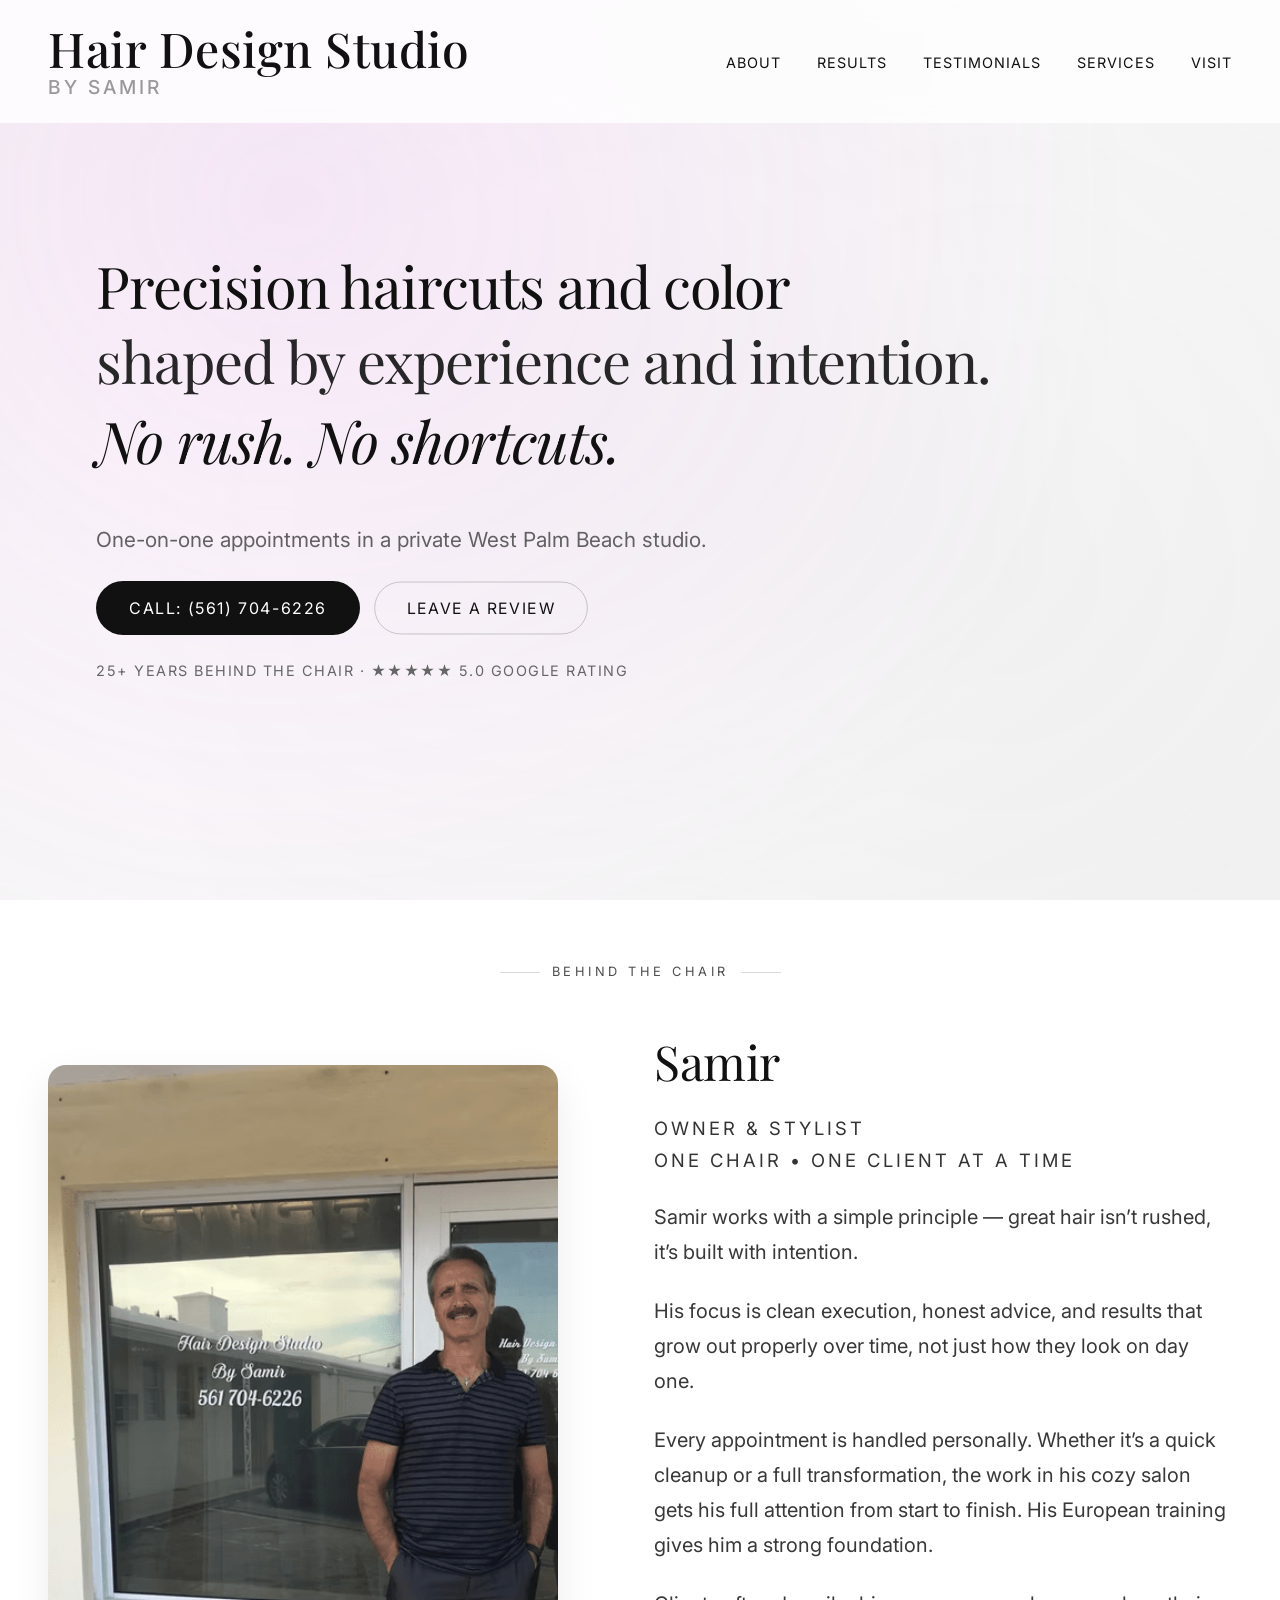
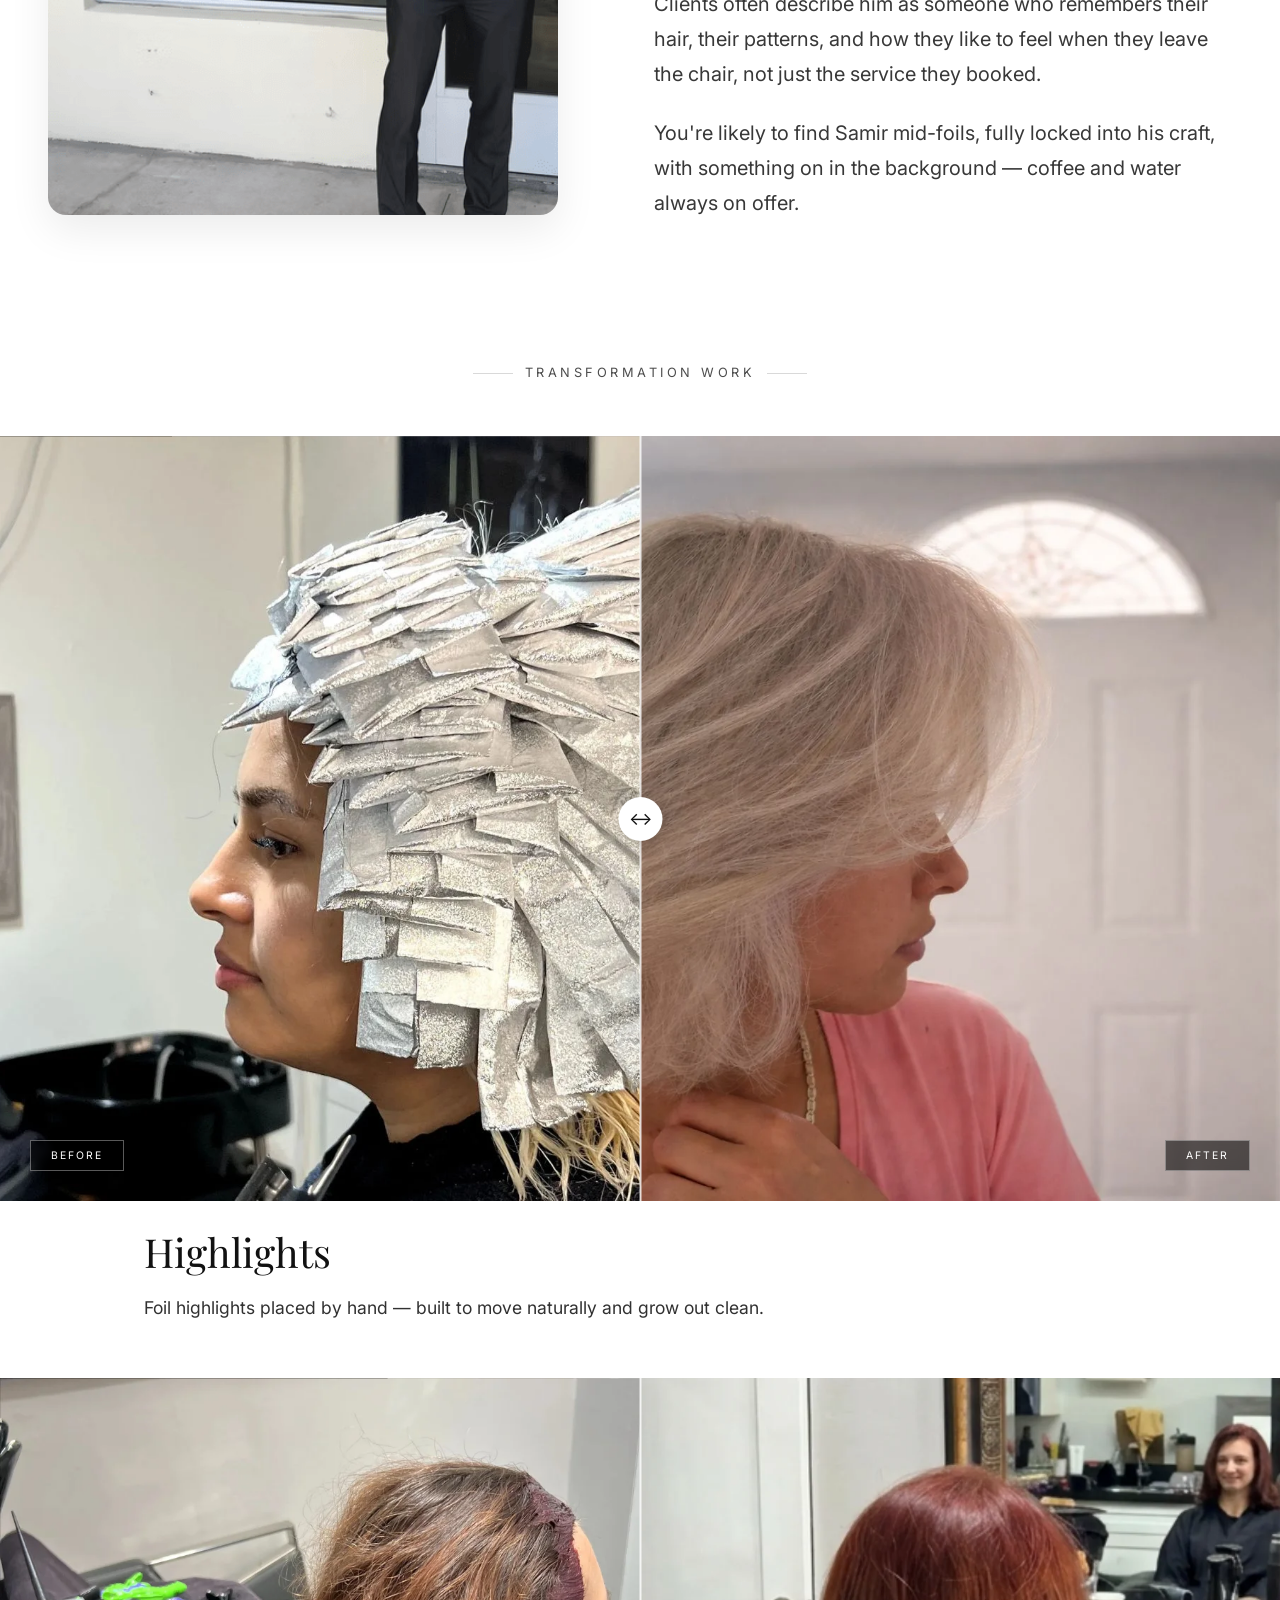
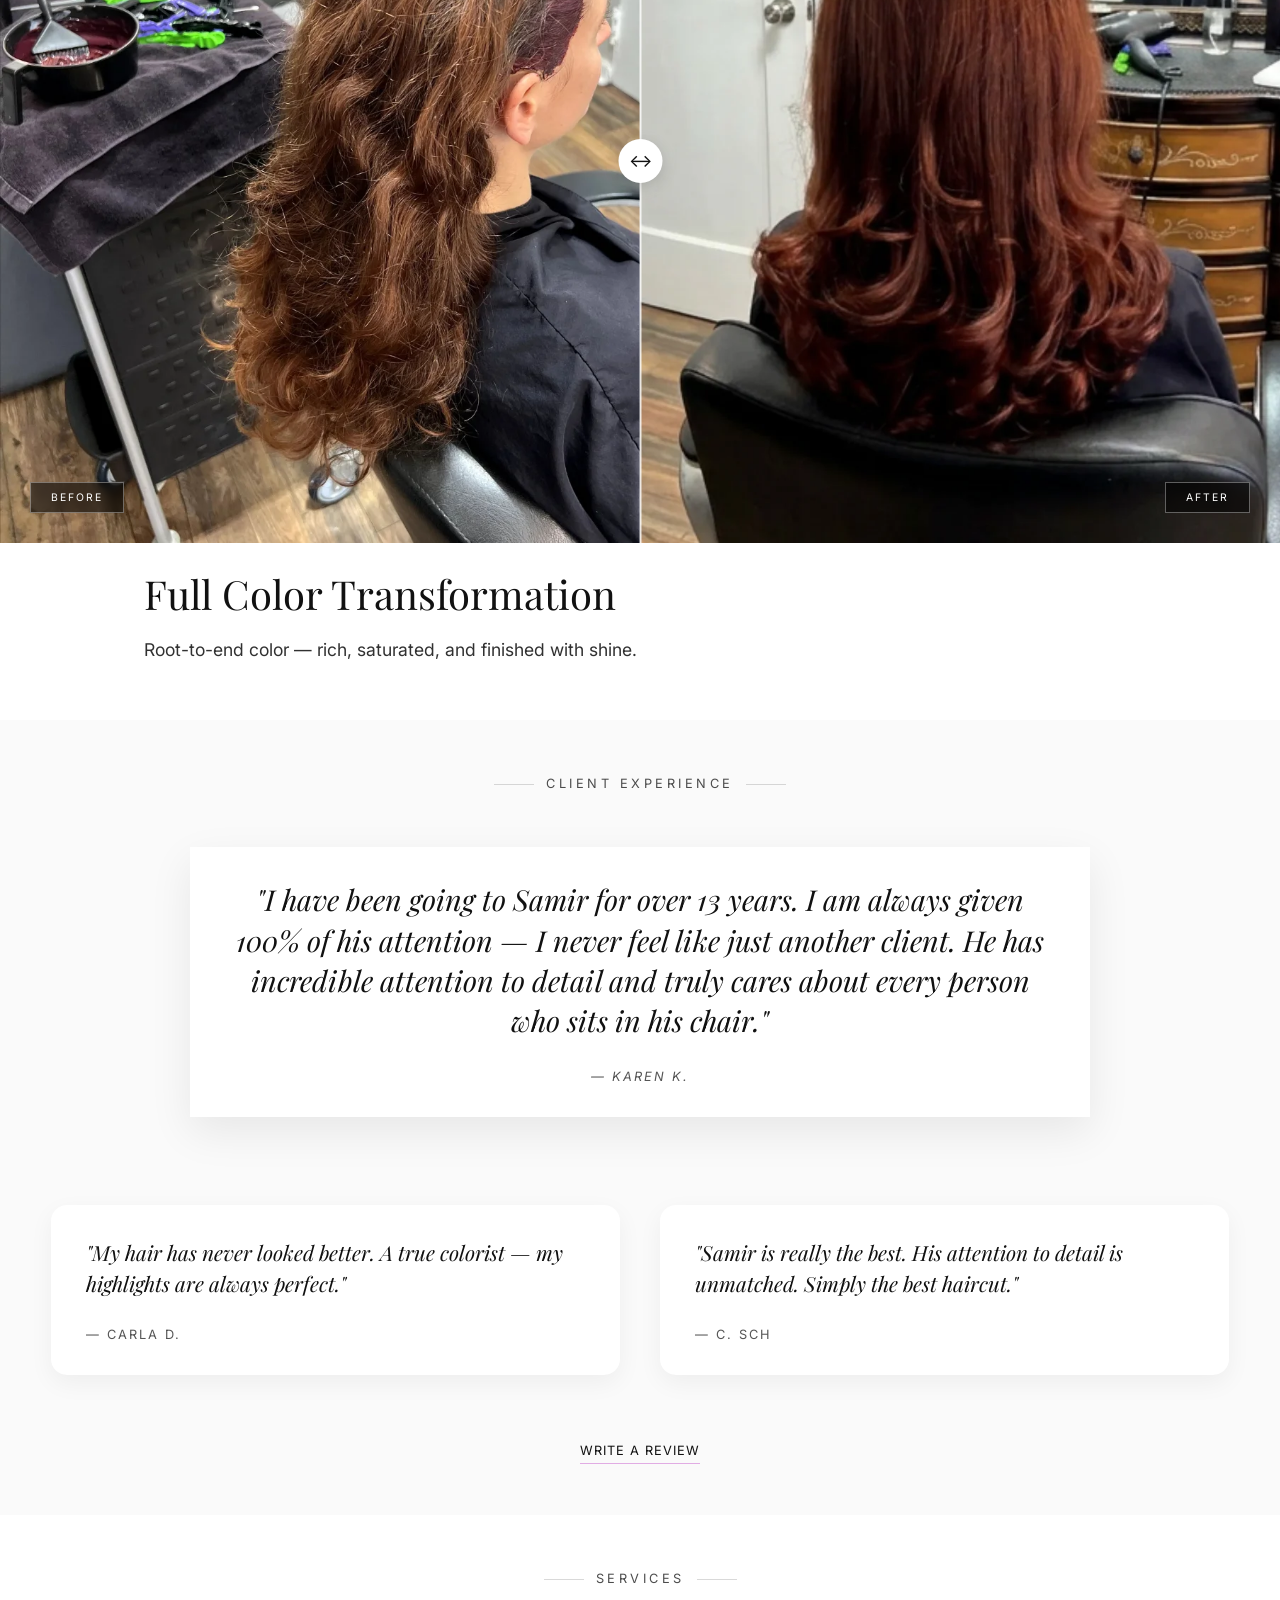
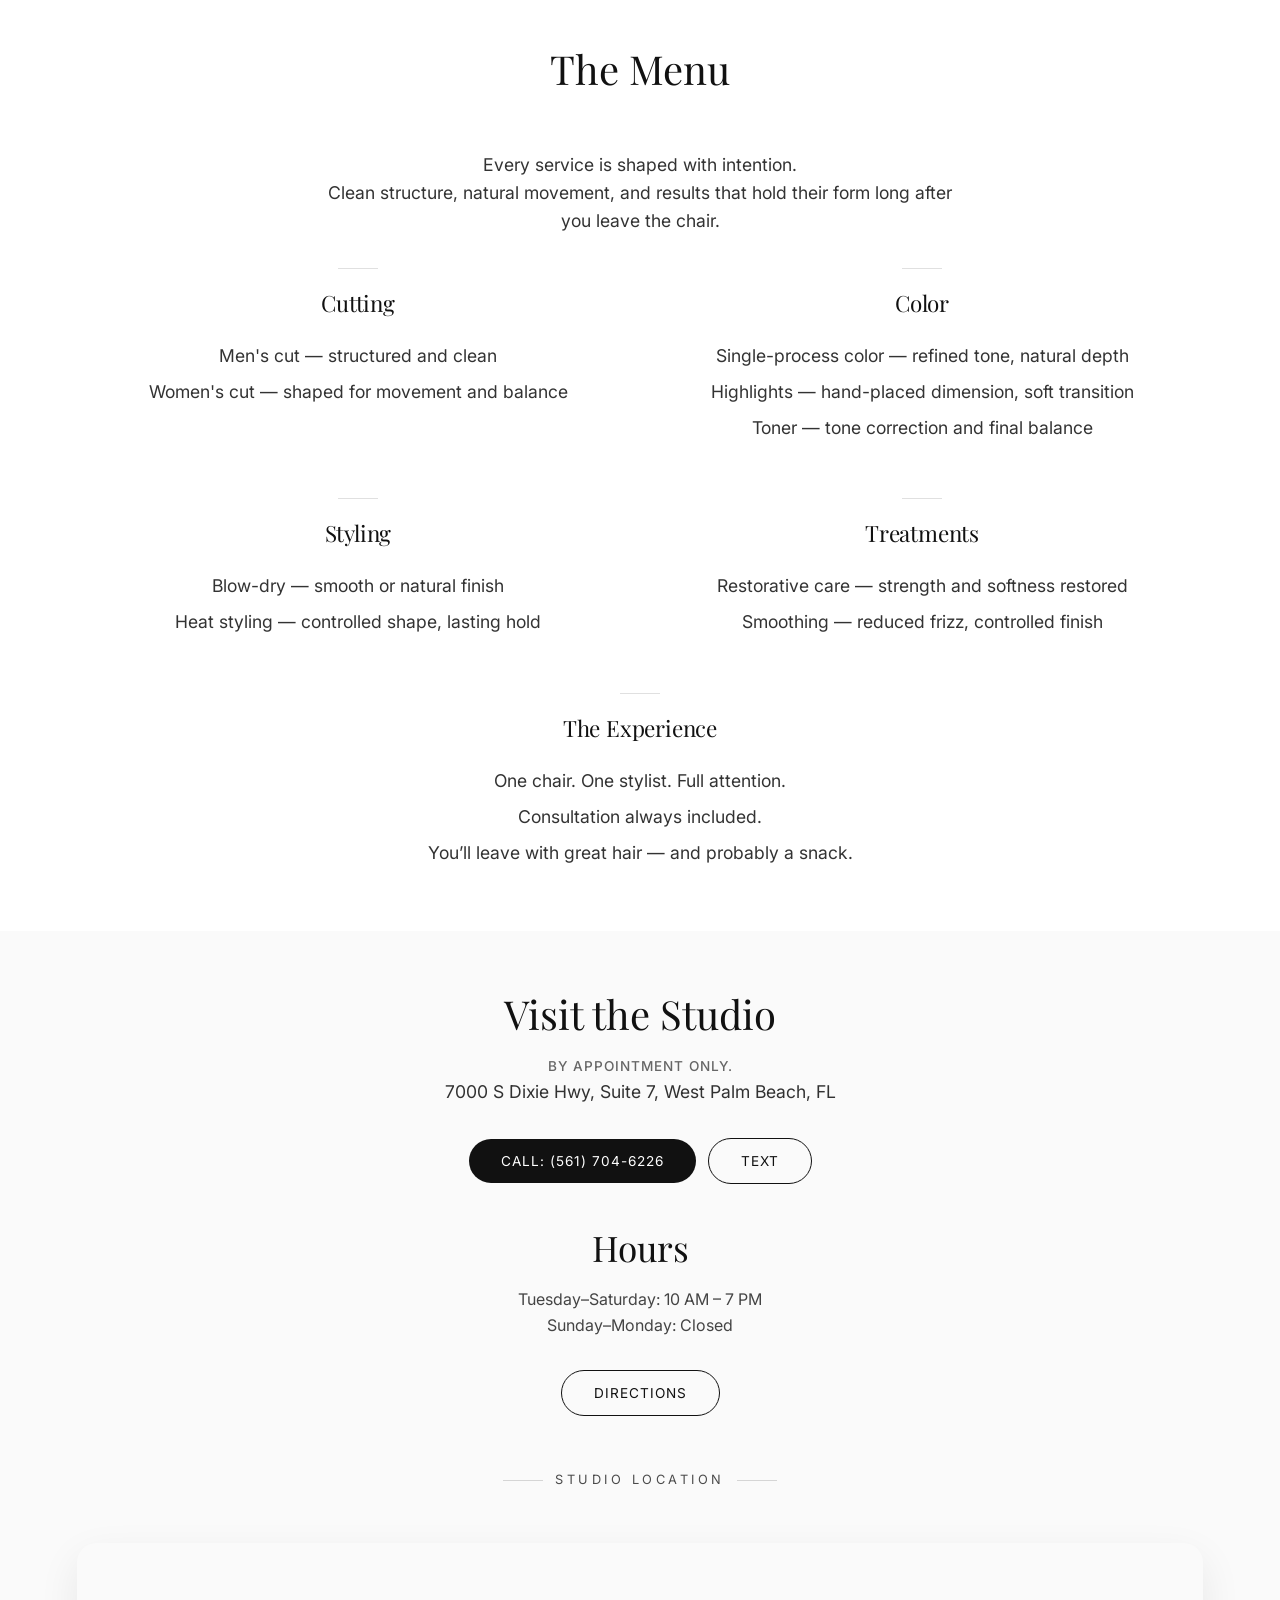
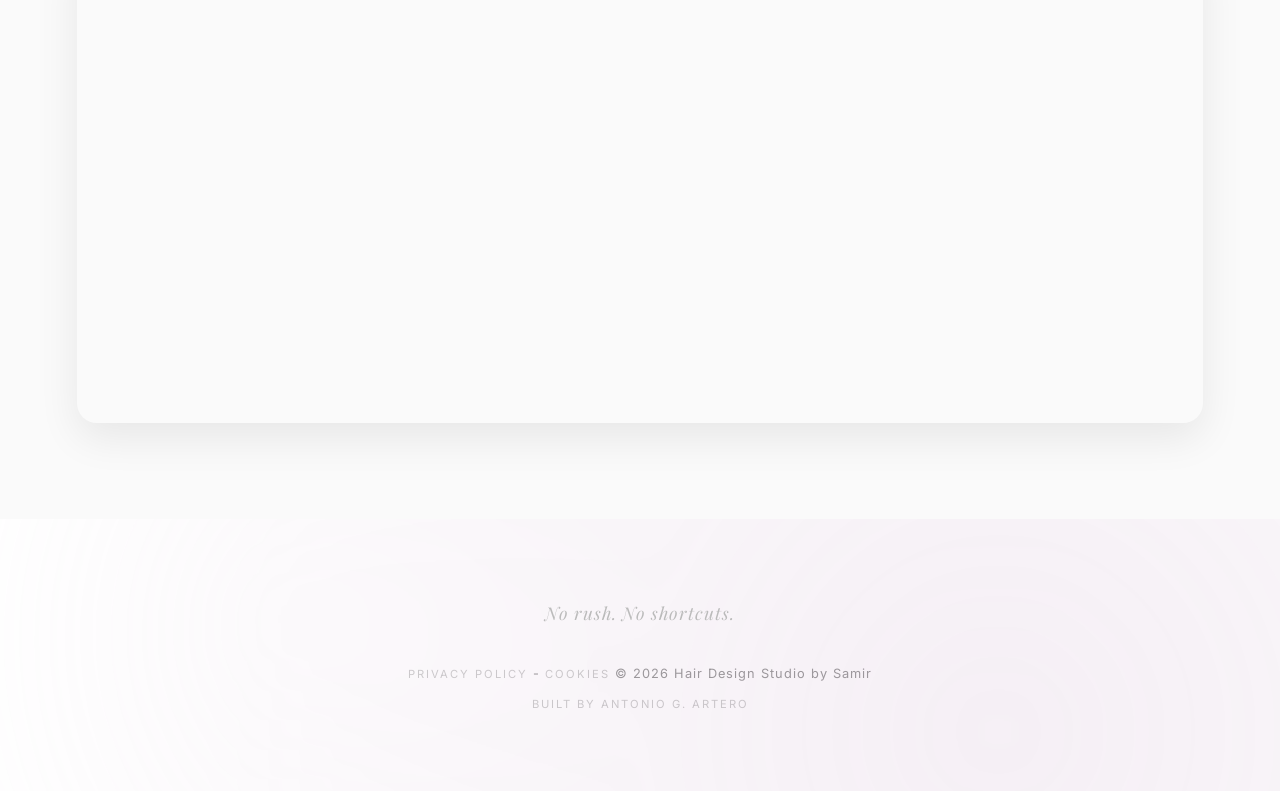
<file: index.html>
<!DOCTYPE html>
<html lang="en">
<head>
    <meta charset="UTF-8">
    <meta name="viewport" content="width=device-width, initial-scale=1.0">
    <meta name="description" content="Private hair salon in West Palm Beach. Precision cuts, color, and highlights by Samir — by appointment only. Call (561) 704-6226.">
    <meta property="og:title" content="Hair Design Studio by Samir">
    <meta property="og:description" content="Precision haircuts and color in West Palm Beach">
    <meta property="og:image" content="https://hairdesignstudiobysamir.com/assets/images/samir-storefront.webp"> 
    <meta property="og:url" content="https://hairdesignstudiobysamir.com">
    <meta property="og:type" content="website">
    <title>Hair Design Studio by Samir</title>
    <link rel="stylesheet" href="styles.css">
    <link rel="icon" href="/assets/favicon.ico" type="image/x-icon">
    <link href="https://fonts.googleapis.com/css2?family=Inter:wght@300;400;500&family=Playfair+Display:wght@400;500&display=swap" rel="stylesheet">

    <script type="application/ld+json">
    {
        "@context": "https://schema.org",
        "@type": "HairSalon",
        "name": "Hair Design Studio by Samir",
        "image": "https://hairdesignstudiobysamir.com/assets/images/samir-storefront.webp",
        "address": {
            "@type": "PostalAddress",
            "streetAddress": "7000 S Dixie Hwy, Suite 7",
            "addressLocality": "West Palm Beach",
            "addressRegion": "FL",
            "postalCode": "33405",
            "addressCountry": "US"
        },
        "telephone": "+1-561-704-6226",
        "openingHours": "Tu-Sa 10:00-19:00",
        "priceRange": "$$"
    }


    </script>

    <!-- Google Analytics -->
    <script async src="https://www.googletagmanager.com/gtag/js?id=G-TDMB52NQW2"></script> 
    <script>
        window.dataLayer = window.dataLayer || [];
        function gtag(){dataLayer.push(arguments);}
        gtag('js', new Date());
        gtag('config', 'G-TDMB52NQW2'); 
    </script>
</head>
<body>

<header>
    <div class="logo">
    <a href="#" id="logo-link">
        <span class="logo-name">Hair Design Studio</span>
        <span class="logo-sub">by Samir</span>
    </a>
</div>
    <nav>
        <a href="#about-samir">About</a> <!-- About -->
        <a href="#work">Results</a> <!-- Work -->
        <a href="#testimonials">Testimonials</a> <!-- Clients -->
        <a href="#services">Services</a> <!-- What he does -->
        <a href="#contact">Visit</a> <!-- Contact -->
        
    </nav>
    <button class="hamburger" aria-label="Menu">
        <span></span>
        <span></span>
        <span></span>
    </button>
</header>

<section class="hero editorial">
    <div class="hero-content">

        <h1>
            <span class="line line-1">Precision haircuts and color</span>
            <span class="line line-2">shaped by experience and intention.</span>
            <span class="line line-3">No rush. No shortcuts.</span>
        </h1>

        <div class="hero-meta">
            <p class="hero-subtext">
                One-on-one appointments in a private West Palm Beach studio.
            </p>

            <div class="hero-buttons">
                <a href="tel:15617046226" onclick="gtag('event','call_click');" class="primary">Call: (561) 704-6226</a>
                <a href="https://search.google.com/local/writereview?placeid=ChIJHWKTm0LX2IgRBeOFu_iyrg4" onclick="gtag('event','review_click');" class="secondary">Leave a Review</a>
            </div>

            <!-- UNIFIED TRUST LINE (NOW HERO-ONLY) -->
            <p class="hero-proof">
                25+ years behind the chair · ★★★★★ 5.0 Google rating
            </p>
        </div>

    </div>
    <a href="#about-samir" class="scroll-indicator" aria-label="Scroll down">
        <svg width="16" height="16" viewBox="0 0 16 16" fill="none">
            <path d="M8 3L8 13M8 13L4 9M8 13L12 9" stroke="#111" stroke-width="1.5" stroke-linecap="round" stroke-linejoin="round"/>
        </svg>
    </a>
</section>

<section id="about-samir" class="editorial-text about-samir">
    <div class="content-wrapper">

        <span class="section-kicker">Behind the Chair</span>
        <div class="about-grid">

            <!-- IMAGE -->
            <div class="about-image">
                <img src="assets/images/samir-storefront.webp" alt="Samir Hair Design Studio storefront exterior">
            </div>

            <!-- TEXT -->
            <div class="about-text">

                <h2>Samir</h2>

                <p class="signature-line">
                    Owner & stylist<br>
                    One chair • One client at a time
                </p>

                <p>Samir works with a simple principle — great hair isn’t rushed, it’s built with intention.</p>

                <p>His focus is clean execution, honest advice, and results that grow out properly over time, not just how they look on day one.</p>

                <p>Every appointment is handled personally. Whether it’s a quick cleanup or a full transformation, the work in his cozy salon gets his full attention from start to finish. His European training gives him a strong foundation.</p>

                <p>Clients often describe him as someone who remembers their hair, their patterns, and how they like to feel when they leave the chair, not just the service they booked.</p>

                <p>You're likely to find Samir mid-foils, fully locked into his craft, with something on in the background — coffee and water always on offer.</p>
            </div>
        </div>
    </div>
</section>


<section id="work">

    <!-- CARD 1 — SLIDER REVEAL -->
    <div class="transform-card" id="card-1">
        <span class="section-kicker">Transformation Work</span>
        <div class="slider-reveal">
            <div class="slider-after">
                <img src="assets/images/after_foil.webp" alt="After balayage and dimensional hair color by West Palm Beach stylist">
            </div>
            <div class="slider-before">
                <img src="assets/images/before_foil.webp" alt="Before hair color correction in West Palm Beach salon">
            </div>
            <div class="slider-handle">
                <div class="slider-line"></div>
                <div class="slider-button">&#8596;</div>
            </div>
            <span class="label-before">Before</span>
            <span class="label-after">After</span>
        </div>
        <div class="card-text">
            <h2>Highlights</h2>
            <p>Foil highlights placed by hand — built to move naturally and grow out clean.</p>
        </div>
    </div>

    <!-- CARD 2 — SLIDER REVEAL -->
    <div class="transform-card" id="card-2">
        <div class="slider-reveal">
            <div class="slider-after">
                <img src="assets/images/after_color.webp" alt="Precision layered haircut styled in private salon West Palm Beach">
            </div>
            <div class="slider-before">
                <img src="assets/images/before_color.webp" alt="Before precision haircut at West Palm Beach private hair studio">
            </div>
            <div class="slider-handle">
                <div class="slider-line"></div>
                <div class="slider-button">&#8596;</div>
            </div>
            <span class="label-before">Before</span>
            <span class="label-after">After</span>
        </div>
        <div class="card-text">
            <h2>Full Color Transformation</h2>
            <p>Root-to-end color — rich, saturated, and finished with shine.</p>
        </div>
    </div>

<!--     CARD 3 — TWO FINISHED SHOTS, NO REVEAL 
    <div class="transform-card" id="card-3">
        <div class="double-shot">
            <div class="double-shot-image">
                <img src="assets/images/after_foil.webp" alt="Finished hair color result at Hair Design Studio by Samir">
            </div>
            <div class="double-shot-image">
                <img src="assets/images/before_foil.webp" alt="Finished haircut result at West Palm Beach private hair studio">
            </div>
        </div>
        <div class="card-text">
            <h2>The Work</h2>
            <p>Two different clients. The same attention to detail.</p>
        </div>
    </div> -->
</section>

<section id="testimonials" class="testimonials">
    <div class="content-wrapper">
        <span class="section-kicker">Client Experience</span>
        
        <div class="testimonial-grid">
    
            <blockquote class="testimonial-featured">
                <p>"I have been going to Samir for over 13 years. I am always given 100% of his attention — I never feel like just another client. He has incredible attention to detail and truly cares about every person who sits in his chair."</p>
                <cite>— Karen K.</cite>
            </blockquote>

            <blockquote class="testimonial-item">
                <p>"My hair has never looked better. A true colorist — my highlights are always perfect."</p>
                <cite>— Carla D.</cite>
            </blockquote>

            <blockquote class="testimonial-item">
                <p>"Samir is really the best. His attention to detail is unmatched. Simply the best haircut."</p>
                <cite>— C. Sch</cite>
            </blockquote>

        </div>

        <div class="testimonial-actions">
            <a href="https://search.google.com/local/writereview?placeid=ChIJHWKTm0LX2IgRBeOFu_iyrg4" onclick="gtag('event','review_click');" target="_blank" class="review-btn">
                Write a Review
            </a>
        </div>
    </div>
</section>

<section id="services" class="editorial-text">
    <div class="content-wrapper">

        <span class="section-kicker">Services</span>
        <h2>The Menu</h2>
        <p class="services-intro">
            Every service is shaped with intention. <br>Clean structure, natural movement, and results that hold their form long after you leave the chair.
        </p>
        <div class="service-grid">

            <details class="service-block">
                <h3>Cutting</h3>
                <summary><h3>Cutting</h3></summary>
                <div class="details-content">
                    <p>Men's cut — structured and clean</p>
                    <p>Women's cut — shaped for movement and balance</p>
                </div>
            </details>

            <details class="service-block">
                <h3>Color</h3>
                <summary><h3>Color</h3></summary>
                    <div class="details-content">
                        <p>Single-process color — refined tone, natural depth</p>
                        <p>Highlights — hand-placed dimension, soft transition</p>
                        <p>Toner — tone correction and final balance</p>
                    </div>
                </details>

            <details class="service-block">
                <h3>Styling</h3>
                <summary><h3>Styling</h3></summary>
                <div class="details-content">
                    <p>Blow-dry — smooth or natural finish</p>
                    <p>Heat styling — controlled shape, lasting hold</p>
                </div>
            </details>

            <details class="service-block">
                <h3>Treatments</h3>
                <summary><h3>Treatments</h3></summary>
                <div class="details-content">
                    <p>Restorative care — strength and softness restored</p>
                    <p>Smoothing — reduced frizz, controlled finish</p>
                </div>
            </details>

        </div>

            <div class="service-block service-block--centered">
                <h3>The Experience</h3>
                <p>One chair. One stylist. Full attention.</p>
                <p>Consultation always included.</p>
                <p>You’ll leave with great hair — and probably a snack.</p>
            </div>
    </div>
</section>

<section id="contact" class="editorial-text">
    <div class="content-wrapper contact-grid">

        <div class="contact-left">
            <h2>Visit the Studio</h2>

            <p>By Appointment Only.</p>

            <p>7000 S Dixie Hwy, Suite 7, West Palm Beach, FL</p>

            <div class="buttons">
                <a href="tel:15617046226" onclick="gtag('event','call_click');" class="primary">Call: (561) 704-6226</a>
                <a href="sms:15617046226" onclick="gtag('event','text_click');" class="secondary">Text</a>
            </div>

        </div>

        <div class="contact-right">
            <h3>Hours</h3>
            <p>
                Tuesday–Saturday: 10 AM – 7 PM<br>
                Sunday–Monday: Closed
            </p>
            <div class="buttons">
                <a href="https://maps.google.com/?q=7000+S+Dixie+Hwy+Suite+7+West+Palm+Beach+FL" onclick="gtag('event','directions_click');" target="_blank" class="secondary">Directions</a>
            </div>
        </div>

    </div>
</section>

<div class="map">
    <span class="section-kicker">Studio Location</span>
    <iframe 
        src="https://www.google.com/maps?q=7000+S+Dixie+Hwy+Suite+7+West+Palm+Beach+FL&output=embed"
        width="100%" 
        height="300" 
        style="border:0;" 
        loading="lazy"
        allowfullscreen
        referrerpolicy="no-referrer-when-downgrade"
        allow="fullscreen">
    </iframe>
</div>

<div class="seo-text">
    <p>
        Hair salon in West Palm Beach specializing in precision haircuts, balayage, highlights, color correction, and one-on-one private appointments. Serving clients looking for natural color, long-lasting haircuts, and personalized styling.
    </p>
</div>

<footer>
    <p class="footer-tagline">No rush. No shortcuts.</p>
    <a href="/privacy-policy.html" class="footer-credit">Privacy Policy </a>
    -
    <a href="/cookies.html" class="footer-credit"> Cookies</a> 
    © 2026 Hair Design Studio by Samir

    <br>
    <a href="https://www.linkedin.com/in/antoniogartero" target="_blank" onclick="gtag('event','portfolio_click');" class="footer-credit">Built by Antonio G. Artero</a>
</footer>

<script src="script.js"></script>

<script>
    let tracked = {};
    window.addEventListener('scroll', () => {
        const pct = Math.round((window.scrollY / (document.body.scrollHeight - window.innerHeight)) * 100);
        [25, 50, 75, 90].forEach(milestone => {
            if (pct >= milestone && !tracked[milestone]) {
                tracked[milestone] = true;
                gtag('event', 'scroll_depth', { depth: milestone });
            }
        });
    });
</script>

<div class="nav-overlay"></div>

</body>
</html>
</file>
<file: styles.css>
/* ================================
   1. RESET & BASE
================================ */

* {
    margin: 0;
    padding: 0;
    box-sizing: border-box;
}

body {
    font-family: 'Inter', sans-serif;
    background: #fff;
    color: #111;
    overflow-x: hidden;
}

html {
    scroll-behavior: smooth;
}

.seo-text {
    position: absolute;
    left: -9999px;
    width: 1px;
    height: 1px;
    overflow: hidden;
}

/* ================================
   2. DESIGN TOKENS & CSS VARIABLES
================================ */

:root {
    /* Spacing scale */
    --space-1: 0.25rem;
    --space-2: 0.5rem;
    --space-3: 0.75rem;
    --space-4: 1rem;
    --space-5: 1.5rem;
    --space-6: 2rem;
    --space-7: 3rem;
    --space-8: 4rem;
    --space-9: 6rem;
    --space-10: 8rem;
    --space-11: 10rem;

    /* Content widths */
    --container-sm: 700px;
    --container-md: 1100px;
    --container-lg: 1400px;

    /* Borders & shadows */
    --border-light: rgba(0,0,0,0.06);
    --shadow-soft: 0 8px 25px rgba(0,0,0,0.05);
    --shadow-medium: 0 15px 40px rgba(0,0,0,0.08);

    /* Section rhythm */
    --section-y: 3.5rem;

    --nav-offset: 90px;
}


/* ================================
   3. TYPOGRAPHY
================================ */

h1 {
    font-family: 'Playfair Display', serif;
    font-weight: 400;
    font-size: clamp(3.2rem, 4.5vw, 6rem);
    line-height: 1.15;
    letter-spacing: -1px;
    margin-bottom: 2.5rem;
}

h1 .line {
    display: block;
}

/* first line: strong opener */
h1 .line-1 {
    margin-bottom: 0.2em;
    margin-bottom: 0.15em;
}

/* middle line: slightly lighter visual weight */
h1 .line-2 {
    opacity: 0.9;
    margin-bottom: 0.25em;
}

/* final line: punch / statement */
h1 .line-3 {
    font-style: italic;
}

h2 {
    font-family: 'Playfair Display', serif;
    font-weight: 400;
    font-size: 2.5rem;
    margin-bottom: 1rem;
}

p {
    color: #313131;
    line-height: 1.6;
    font-size: 1.1rem;
}


/* ================================
   4. LAYOUT UTILITIES
================================ */

.content-wrapper {
    padding: 0 clamp(1.5rem, 5vw, 3rem); 
    max-width: 1100px;
    margin: 0 auto;
}

section {
    padding: var(--section-y) 0;
    opacity: 0;
    transform: translateY(20px);
    transition: all 0.8s ease;
    scroll-margin-top: var(--nav-offset);
}

.about-text,
.services-intro,
.trust-line p {
    max-width: 60ch;
}

section.in-view {
    opacity: 1;
    transform: translateY(0);
}

.section-kicker {
    display: block;
    text-align: center;
    font-size: 0.8rem;
    text-transform: uppercase;
    letter-spacing: 3.5px;
    color: rgba(0, 0, 0, 0.7);
    margin-bottom: 3.5rem;
    position: relative;
}

.section-kicker::before,
.section-kicker::after {
    content: "";
    display: inline-block;
    width: 40px;
    height: 1px;
    background: rgba(0,0,0,0.15);
    vertical-align: middle;
    margin: 0 12px;
}

.section-title {
    font-family: 'Playfair Display', serif;
    font-size: 3rem;
    font-weight: 400;
    text-align: center;
    margin-bottom: 2.5rem;
    letter-spacing: -0.5px;
}

/* ================================
   5. BUTTONS
================================ */

.buttons {
    margin-top: 2.5rem;
    display: flex;
    align-items: center;
    gap: 12px;
    flex-wrap: wrap;
}

.buttons a {
    padding: 14px 32px;
    border-radius: 40px;
    font-size: 0.85rem;
    text-transform: uppercase;
    letter-spacing: 1px;
    text-decoration: none;
    transition: all 0.3s ease;
}

.primary {
    background: #111;
    color: #fff;
}

.primary:hover {
    background: #333;
}

.secondary {
    border: 1px solid #111;
    color: #111;
}

.secondary:hover {
    background: #111;
    color: #fff;
}

.review-btn {
    text-decoration: none;
    color: #111;
    font-size: 0.8rem;
    text-transform: uppercase;
    letter-spacing: 1px;
    border-bottom: 1px solid rgba(201, 97, 207, 0.5);
    padding-bottom: 5px;
    transition: opacity 0.3s ease;
}

.review-btn:hover {
    opacity: 0.5;
}

.social-link {
    display: inline-block;
    margin-top: 2rem;
    font-size: 0.8rem;
    text-transform: uppercase;
    letter-spacing: 2px;
    color: #111;
    text-decoration: none;
    border-bottom: 1px solid #111;
    padding-bottom: 5px;
    transition: opacity 0.3s ease;
}

.social-link:hover {
    opacity: 0.5;
}


/* ================================
   6. HEADER & NAVIGATION
================================ */

header {
    position: fixed;
    width: 100%;
    padding: 1.5rem 3rem;
    display: flex;
    justify-content: space-between;
    align-items: center;
    background: rgba(255,255,255,0.8);
    backdrop-filter: blur(12px);
    z-index: 100;
}

.logo {
    font-family: 'Playfair Display', serif;
    font-size: 1.5rem;
    font-weight: 500;
}

.logo-name {
    display: block;
    font-family: 'Playfair Display', serif;
    font-size: 3rem;
    line-height: 1;
    letter-spacing: 0.5px;
}

.logo-sub {
    display: block;
    font-family: 'Inter', sans-serif;
    font-size: 1.2rem;
    text-transform: uppercase;
    letter-spacing: 3px;
    color: #999;
    margin-top: 3px;

}


.logo a {
    text-decoration: none;
    color: inherit;
    transition: opacity 0.3s ease;
}

.logo a:hover {
    opacity: 0.7;
}

nav a {
    margin-left: 2rem;
    text-decoration: none;
    color: #111;
    font-size: 0.9rem;
    text-transform: uppercase;
    letter-spacing: 1px;
    position: relative;

}

nav a::after {
    content: "";
    position: absolute;
    width: 0%;
    height: 1px;
    bottom: -4px;
    left: 0;
    background: rgba(201, 97, 207, 0.5);
    transition: width 0.3s ease;
}

nav a:hover::after {
    width: 100%;
}


/* ================================
   7. HERO SECTION
================================ */

.hero {
    height: 100vh;
    display: flex;
    align-items: center;
    position: relative;
    color: #111;
    background: #fff;
    overflow: hidden;
    opacity: 1;
    padding-top: 6vh;
}

.hero::before {
    content: "";
    position: absolute;
    width: 140%;
    height: 140%;
    top: -20%;
    left: -20%;
    background:
        radial-gradient(
            circle at 30% 30%,
            rgba(201, 97, 207, 0.14),
            transparent 55%
        ),
        radial-gradient(
            circle at 70% 60%,
            rgba(0, 0, 0, 0.05),
            transparent 60%
        );
    animation: drift 14s ease-in-out infinite alternate;
    filter: blur(20px);
    pointer-events: none;
}

@keyframes drift {
    0%   { transform: translate(-2%, -1%) scale(1); }
    100% { transform: translate(3%, 2%) scale(1.05); }
}

.hero.editorial {
    background:
        linear-gradient(#fff, #fff),
        linear-gradient(180deg, rgba(0,0,0,0.04), transparent 40%);
}

.hero::after {
    content: "";
    position: absolute;
    inset: 0;
    background: radial-gradient(
        ellipse at center,
        transparent 40%,
        rgba(0,0,0,0.03) 100%
    );
    pointer-events: none;
}

.hero-content {
    position: relative;
    z-index: 2;
    padding-left: var(--space-9);
    animation: fadeUp 0.9s ease-out both;
}

@keyframes fadeUp {
    from {
        opacity: 0;
        transform: translateY(12px);
    }
    to {
        opacity: 1;
        transform: translateY(0);
    }
}

.hero-subtext {
    font-size: 1.3rem;
    line-height: 1.7;
    max-width: 50ch;
    opacity: 0.75;
}

.hero-content h1 {
    margin-bottom: 2.5rem;
}

.hero-meta {
    margin-top: 3rem;
}

.hero-buttons {
    margin-top: 1.5rem;
    display: flex;
    gap: 12px;
    flex-wrap: wrap;
    align-items: center;
}

.hero-buttons a {
    display: inline-flex;
    align-items: center;
    justify-content: center;
    padding: 16px 32px;
    border-radius: 999px;
    font-size: 1rem;
    text-transform: uppercase;
    letter-spacing: 1.6px;
    text-decoration: none;
    transition: all 0.3s ease;
    border: 1px solid transparent;
}

.hero-buttons .primary {
    background: #111;
    color: #fff;
}
.hero-buttons .primary:hover {
    transform: translateY(-1px);
    box-shadow: 0 10px 25px rgba(0,0,0,0.10);
}

.hero-buttons .secondary {
    background: transparent;
    transform: scale(0.98);
    color: #111;
    border: 1px solid rgba(0,0,0,0.2);
}

.hero-buttons .secondary:hover {
    background: rgba(0,0,0,0.04);
    border-color: rgba(0,0,0,0.4);
}

.hero-proof {
    margin-top: 1.5rem;
    font-size: 0.9rem;
    letter-spacing: 1.5px;
    text-transform: uppercase;
    color: #666;
    opacity: 0.8;
    animation: fadeUp 0.9s ease-out 0.4s both;
}


/* ================================
   9. BEFORE/AFTER TRANSFORM CARDS
================================ */
.transform-card {
    margin: 0 auto 3.5rem;
}

.transform-card:hover {
    transform: translateY(-4px);
    transition: transform 0.4s ease;
}



.transform-card:last-child {
    margin-bottom: 0;
}

/* ================================
   9B. SLIDER REVEAL
================================ */

.slider-reveal {
    position: relative;
    width: 100vw;
    height: 85vh;
    left: 50%;
    margin-left: -50vw;
    overflow: hidden;
    cursor: col-resize;
    user-select: none;
}

.slider-after,
.slider-before {
    position: absolute;
    top: 0;
    left: 0;
    width: 100%;
    height: 100%;
}

.slider-after img,
.slider-before img {
    width: 100%;
    height: 100%;
    object-fit: cover;
    pointer-events: none;
}

/* Before sits on top, clipped to left half */
.slider-before {
    clip-path: inset(0 50% 0 0);
    z-index: 2;
}

.slider-handle {
    position: absolute;
    top: 0;
    left: 50%;
    width: 3px;
    height: 100%;
    z-index: 10;
    transform: translateX(-50%);
    display: flex;
    flex-direction: column;
    align-items: center;
    justify-content: center;
    pointer-events: none;
}

.slider-line {
    position: absolute;
    top: 0;
    width: 2px;
    height: 100%;
    background: rgba(255,255,255,0.8);
}

.slider-button {
    width: 44px;
    height: 44px;
    border-radius: 50%;
    background: #fff;
    display: flex;
    align-items: center;
    justify-content: center;
    font-size: 1.1rem;
    color: #111;
    box-shadow: 0 4px 15px rgba(0,0,0,0.15);
    z-index: 11;
    position: relative;
}
/* Card 2 — Color */
#card-2 .slider-before img { object-position: left center; }
#card-2 .slider-after img  { object-position: center 20%; }

/* Labels */
.label-before,
.label-after {
    position: absolute;
    bottom: 30px;
    padding: 8px 20px;
    font-size: 0.65rem;
    text-transform: uppercase;
    letter-spacing: 2px;
    color: #fff;
    background: rgba(0, 0, 0, 0.55);
    backdrop-filter: blur(5px);
    border: 1px solid rgba(255,255,255,0.35);
    z-index: 10;
    pointer-events: none;
}

.label-before { left: 30px; z-index: 3; }
.label-after  { right: 30px; }

.card-text {
    padding: var(--space-5) var(--space-7) 0;
    max-width: var(--container-md);
    margin-left: var(--space-9);
}


/* ================================
   9C. DOUBLE SHOT (TWO FINISHED IMAGES)
================================ */

.double-shot {
    width: 100vw;
    height: 85vh;
    position: relative;
    left: 50%;
    margin-left: -50vw;
    display: grid;
    grid-template-columns: 1fr 1fr;
    gap: 3px;
    overflow: hidden;
    background: #fff;
}

.double-shot-image {
    overflow: hidden;
    position: relative;
}

.double-shot-image img {
    width: 100%;
    height: 100%;
    object-fit: cover;
    transition: transform 0.6s ease;
}

.double-shot-image:hover img {
    transform: scale(1.03);
}

/* ================================
   10. SERVICES SECTION
================================ */
#services {
    background: #ffffff;
    text-align: center;
}

#services h2 {
    margin-bottom: 2rem;
}

#services p {
    font-size: 1.1rem;
    margin-bottom: 0.5rem;
    color: #333;
}

.services-intro {
    max-width: 650px;
    margin: 1.5rem auto 3rem;
    color: #555;
    padding: 1.5rem 0;
}

.service-grid {
    display: grid;
    grid-template-columns: repeat(2, 1fr);
    gap: 3rem 8rem;
    max-width: 1000px;
    margin: 0 auto;
    text-align: center;
}

.service-block {
    background: transparent;
    padding: 0;
    box-shadow: none;
    transition: transform 0.3s ease;
}

.service-block:hover {
    transform: translateY(-5px);
}

.service-block h3 {
    font-family: 'Playfair Display', serif;
    font-weight: 400;
    font-size: 1.4rem;
    margin-bottom: 1.5rem;
    letter-spacing: -0.2px;
}

.service-block p {
    font-size: 1rem;
    color: #444;
    margin-bottom: 0.7rem;
    position: relative;
}

.service-block::before {
    content: "";
    display: block;
    width: 40px;
    height: 1px;
    background: rgba(0,0,0,0.12);
    margin-bottom: 1.2rem;

    position: relative;
    left: 50%;
    transform: translateX(-50%);
}

.service-block--centered {
    max-width: 480px;
    margin: 3rem auto 0;
    text-align: center;
}

/* ================================
   11. ABOUT SECTION
================================ */
#about-samir .content-wrapper {
    max-width: 1300px;
}

#about-samir {
    padding: 4rem 0;
}

#about-samir p {
    font-size: 1.25rem;
    line-height: 1.75;
    max-width: 720px;
    margin: 0 auto 1.5rem;
    color: #383838;
}

#about-samir p:first-of-type {
    font-size: 1.15rem;
    color: #333;
}

.about-samir .about-grid {
    display: grid;
    grid-template-columns: 1.5fr 1.7fr;
    gap: 6rem;
    align-items: center;
    margin-top: 3rem;
}

.about-image {
    width: 100%;
    height: 750px;
    overflow: hidden;
    border-radius: 18px;
    box-shadow: var(--shadow-medium);
    position: relative;
}

.about-image img {
    width: 100%;
    height: 100%;
    object-fit: cover;
    object-position: center 10%;
    transform: scale(1.07);
    transition: transform 0.6s ease;
}

.about-image:hover img {
    transform: scale(1.03);
}

.about-text {
    max-width: 780px;
}

.about-text h2 {
    font-size: 3rem;
    font-weight: 400;
    line-height: 1.1;
    margin-bottom: 1.5rem;
    letter-spacing: -0.5px;
    font-family: 'Playfair Display', serif;
}

.signature-line {
    font-size: 0.72rem;
    text-transform: uppercase;
    letter-spacing: 3px;
    color: rgba(0, 0, 0, 0.55);
    margin: 0.6rem 0 2.4rem;
    line-height: 1.6;
}

.about-text p {
    margin-bottom: 1.6rem;
    max-width: 62ch;
    line-height: 1.75;
}

.about-text p strong {
    font-weight: 500;
    color: #111;
}


/* ================================
   12. TESTIMONIALS SECTION
================================ */

.testimonials {
    background-color: #fafafa;
    text-align: center;
}

.testimonials .content-wrapper {
    max-width: 1400px;
    margin: 0 auto;
    padding: 0 4vw;
}

.testimonial-container {
    max-width: 900px;
    margin: 0 auto;
    padding: 0 6vw;
}


.testimonial-featured {
    grid-column: 1 / -1;
    width: 100%;
    max-width: 900px;
    margin: 0 auto 3rem;
    padding: 2rem 2.2rem;
    box-shadow: var(--shadow-medium);
    background: #fff;
    text-align: center;
}

.testimonial-featured p {
    font-family: 'Playfair Display', serif;
    font-style: italic;
    font-size: clamp(1.8rem, 2vw, 2.8rem);
    line-height: 1.4;
    color: #111;
    margin-bottom: 1.5rem;
}

.testimonial-featured cite {
    font-size: 0.8rem;
    text-transform: uppercase;
    letter-spacing: 2px;
    color: #555;
}

.testimonial-grid {
    display: grid;
    grid-template-columns: repeat(2, 1fr);
    gap: 2.5rem;
    max-width: 1400px;
    margin: 0 auto;
}

.testimonial-item {
    background: #fff;
    padding: 2rem 2.2rem;
    border-radius: 16px;
    text-align: left;
    box-shadow: var(--shadow-soft);
    transition: transform 0.3s ease;
}

.testimonial-item:hover {
    transform: translateY(-5px);
}

.testimonial-item p {
    font-family: 'Playfair Display', serif;
    font-style: italic;
    font-size: 1.3rem;
    line-height: 1.5;
    margin-bottom: 1.5rem;
    color: #111;
}

.testimonial-item cite {
    font-size: 0.8rem;
    text-transform: uppercase;
    letter-spacing: 2px;
    font-style: normal;
    color: #555;
}

.testimonial-actions {
    margin-top: 4rem;
}


/* ================================
   13. CONTACT SECTION
================================ */

#contact {
    background: #fafafa;
}

.contact-grid {

    display: flex;
    flex-direction: column;
    align-items: center;
    text-align: center;
    gap: 2.5rem;
}

.contact-right p {
    color: #444;
    font-size: 1rem;
    line-height: 1.6;
}

.contact-right h3 {
    font-family: 'Playfair Display', serif;
    font-weight: 400;
    font-size: 2.2rem;
    margin-bottom: 1rem;
}

.contact-left p:first-of-type {
    font-weight: 500;
    letter-spacing: 1px;
    text-transform: uppercase;
    font-size: 0.85rem;
    color: #666;
}

.buttons {
    justify-content: center;
        margin-top: 2rem;
}


/* ================================
   14. MAP
================================ */

.map {
    padding-bottom: 6rem;
    padding: 0 6vw 6rem;
    margin-top: 0;
    background: #fafafa;
}


.map iframe {
    width: 100%;
    height: 480px;
    border: none;
    border-radius: 20px;
    display: block;
    box-shadow: var(--shadow-medium);
    filter: none; /* ← this is the fix */
    transition: all 0.5s ease;
}

.map iframe:hover {
    filter: grayscale(0);
    transform: scale(1.01);
}



/* ================================
   15. FOOTER
================================ */

footer {
    text-align: center;
    padding: 5rem 0;
    font-size: 0.8rem;
    color: #999;
    letter-spacing: 1px;
    background: #fff;
    position: relative;
    overflow: hidden;
}

footer::before {
    content: "";
    position: absolute;
    width: 140%;
    height: 140%;
    top: -20%;
    left: -20%;
    background:
        radial-gradient(
            circle at 70% 70%,
            rgba(185, 142, 185, 0.14),
            transparent 85%
        ),
        radial-gradient(
            circle at 30% 40%,
            rgba(252, 252, 252, 0.05),
            transparent 30%
        );
    animation: drift 14s ease-in-out infinite alternate;
    filter: blur(20px);
    pointer-events: none;
}

.footer-credit {
    display: inline-block;
    margin-top: 1rem;
    font-size: 0.7rem;
    text-transform: uppercase;
    letter-spacing: 2px;
    color: #ccc;
    text-decoration: none;
    transition: color 0.3s ease;
}

.footer-tagline {
    font-family: 'Playfair Display', serif;
    font-style: italic;
    font-size: 1.1rem;
    color: #bbb;
    margin-bottom: 1.5rem;
    position: relative;
    z-index: 1;
}

.footer-credit:hover {
    color: #999;
}

.scroll-indicator {
    display: none;
}

.hamburger {
    display: none;
    flex-direction: column;
    gap: 5px;
    background: none;
    border: none;
    cursor: pointer;
    padding: 4px;
    z-index: 200;
}

.hamburger span {
    display: block;
    width: 24px;
    height: 1.5px;
    background: #111;
    transition: all 0.3s ease;
    transform-origin: center;
}

/* Animate to X when open */
.hamburger.open span:nth-child(1) {
    transform: translateY(6.5px) rotate(45deg);
}
.hamburger.open span:nth-child(2) {
    opacity: 0;
}
.hamburger.open span:nth-child(3) {
    transform: translateY(-6.5px) rotate(-45deg);
}

.nav-overlay {
    display: none;
    position: fixed;
    inset: 0;
    background: rgba(0,0,0,0.3);
    z-index: 140;
    opacity: 0;
    transition: opacity 0.4s ease;
}

.nav-overlay.open {
    display: block;
    opacity: 1;
    right: 45vw; /* stops the overlay where the nav starts */
    width: calc(100% - 45vw);
}

nav {
    z-index: 160;
}

@media (min-width: 769px) {

    .hero {
        padding-top: 28vh;
        align-items: flex-start;
    }

    details.service-block {
        display: block;
    }

    details.service-block[open] summary {
        display: none;
    }

    details.service-block summary {
        display: none;
    }

    details.service-block .details-content {
        display: block;
    }
}

/* ================================
   16. RESPONSIVE — MOBILE (≤768px)
================================ */

@media (max-width: 768px) {

    :root {
        --nav-offset: 70px;
    }

    header {
        padding: 1rem 1.5rem;
    }

    .logo-name {
        font-size: 1.7rem;
        line-height: 1;
    }

    .logo-sub {
        font-size: 0.65rem;
        letter-spacing: 2px;
    }

    .hamburger {
        display: flex;
        z-index: 200;
    }

    nav {
        display: flex;
        flex-direction: column;
        position: fixed;
        top: 0;
        right: 0;
        width: 45vw;
        height: 100vh;
        background: rgba(255,255,255,0.97);
        backdrop-filter: blur(12px);
        padding: 6rem 2rem 3rem;
        gap: 2rem;
        z-index: 160;
        transform: translateX(100%);
        transition: transform 0.4s cubic-bezier(0.2, 1, 0.3, 1);
        box-shadow: -10px 0 40px rgba(0,0,0,0.08);
    }

    nav.open {
        transform: translateX(0);
    }

    nav a {
        margin-left: 0;
        font-size: 1.1rem;
        letter-spacing: 2px;
    }


    .hero {
        height: 100svh;
        display: flex;
        flex-direction: column;
        justify-content: space-between;
        align-items: center;
        padding: 0;
    }

    .hero-content {
        flex: 1;
        display: flex;
        flex-direction: column;
        justify-content: center;
        padding: 7rem 1.5rem 0;
        width: 100%;
    }

    h1 {
        font-size: 1.3rem;
        line-height: 1.2;
        margin-bottom: 1rem;
    }

    .hero-subtext {
        font-size: 0.75rem;
        line-height: 1.5;
    }

    .hero-meta {
        margin-top: 1rem;
        width: 100%;
    }

    .hero-buttons {
        flex-direction: row;
        flex-wrap: wrap;
        gap: 8px;
    }

    .hero-buttons a {
        padding: 11px 20px;
        font-size: 0.75rem;
        letter-spacing: 1px;
    }

    .hero-proof {
        margin-top: 1.5rem;
        font-size: 0.85rem;
        letter-spacing: 1.2px;
        text-transform: uppercase;
        color: #666;
        opacity: 0.8;
    }

    .scroll-indicator {
        display: flex;
        align-items: center;
        justify-content: center;
        width: 40px;
        height: 40px;
        border-radius: 50%;
        border: 1px solid rgba(0,0,0,0.15);
        margin: 0 auto 2.5rem;
        text-decoration: none;
        animation: bounce 2s ease-in-out infinite;
        flex-shrink: 0;
        align-self: center;
    }
    
    @keyframes bounce {
        0%, 100% { transform: translateY(0); }
        50%       { transform: translateY(6px); }
    }

    section {
        padding: 3rem 0;
    }

    .card-text {
        padding: 2rem 1.5rem 0;
    }

    .content-wrapper {
        padding: 0 1.5rem;
    }

    .slider-reveal {
        height: auto;
        aspect-ratio: 4 / 3;
    }

    .double-shot {
        height: auto;
        aspect-ratio: 4 / 3;
    }

    .card-text {
        margin-left: 0;
        margin-right: 0;
        text-align: left;
    }
    
    .about-samir .about-grid {
        grid-template-columns: 1fr;
        gap: 2.5rem;
    }

    .about-image {
        height: 500px;
    }

    .about-text h2 {
        font-size: 3rem;
        font-weight: 400;
    }

    #about-samir .signature-line {
        font-size: 0.75rem !important;
        letter-spacing: 2px;
        margin: 0.4rem 0 1.5rem;
    }

    #about-samir p {
        font-size: 0.9rem;
        margin-bottom: 0.7rem;
    }

    .service-grid {
        grid-template-columns: 1fr;
        gap: 2.5rem;
    }

    .service-block {
        transform: none !important;
    }

    details.service-block {
        border-bottom: 1px solid rgba(0,0,0,0.08);
        padding-bottom: 0;
    }

    details.service-block summary {
        cursor: pointer;
        list-style: none;
        display: flex;
        justify-content: space-between;
        align-items: center;
        padding: 1.2rem 0;
    }

    details.service-block summary::-webkit-details-marker {
        display: none;
    }

    details.service-block summary::after {
        content: "+";
        font-size: 1.1rem;
        color: #bbb;
        font-weight: 300;
        transition: transform 0.3s ease, color 0.3s ease;
        flex-shrink: 0;
    }

    details.service-block[open] summary::after {
        content: "+";
        transform: rotate(45deg);
        color: #111;
    }

    details.service-block > h3 {
        display: none;
    }   

    details.service-block summary h3 {
        margin-bottom: 0;
        font-size: 1.2rem;
        text-align: left;
    }

    details.service-block .details-content {
        overflow: hidden;
        animation: slideDown 0.9s ease;
        padding-bottom: 1.2rem;
    }

    details.service-block p {
        margin-top: 0.7rem;
        text-align: left;
        font-size: 0.85rem !important;
        color: #555;
    }

    /* Remove the ::before decorative line on mobile */
    details.service-block::before {
        display: none;
    }

    @keyframes slideDown {
        from {
            opacity: 0;
            transform: translateY(-6px);
        }
        to {
            opacity: 1;
            transform: translateY(0);
        }
    }


    .testimonial-grid {
        grid-template-columns: 1fr;
    }

    .testimonial-featured p {
        font-size: 1.4rem;
    }

    .contact-grid {
        grid-template-columns: 1fr;
        gap: 2rem;
    }

    .map {
        padding: 0 1.5rem 0rem;
    }   

    .map iframe:hover {
        transform: none;
    }

    footer {
        padding: 3rem 0;
    }
}
</file>
